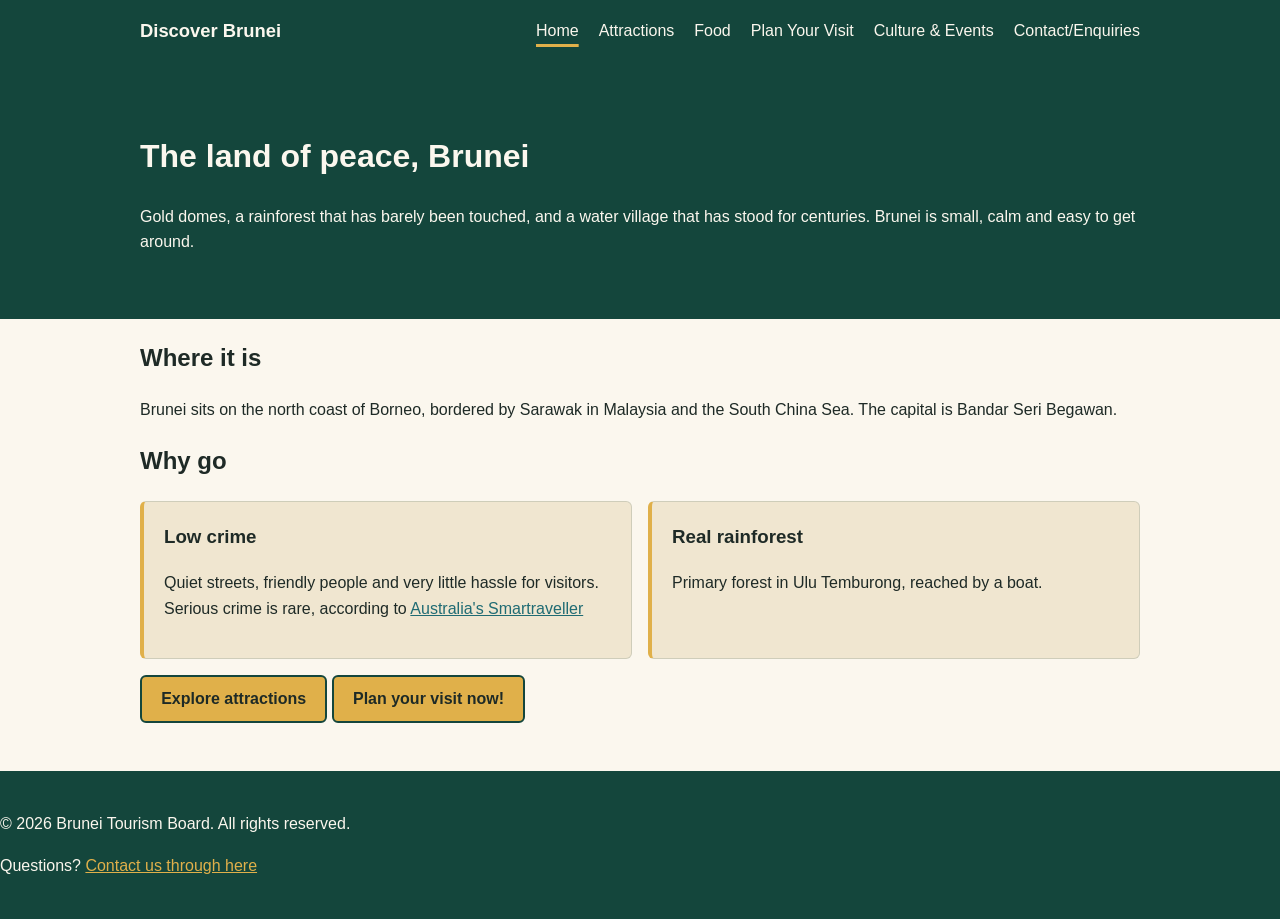
<file: index.html>
<!DOCTYPE html>
<html lang="en">

<head>
    <meta charset="UTF-8">
    <meta name="viewport" content="width=device-width, initial-scale=1.0">
    <title>Discovering the land of peace, Brunei.</title>
    <link rel="stylesheet" href="style.css">
    <script src="script.js" defer></script>
</head>

<body>
    <!--Skip link: lets keyboard and screen reader users jump past the nav -->
    <a href="#main">Skip to the main content</a>

    <!-- Header and navigation -->
    <header>
        <div class="wrap">
        <a href="index.html">Discover Brunei</a>
        <nav aria-label="Main">
            <ul>
                <li><a href="index.html" aria-current="page">Home</a></li>
                <li><a href="attractions.html">Attractions</a></li>
                <li><a href="food.html">Food</a></li>
                <li><a href="plan-your-visit.html">Plan Your Visit</a></li>
                <li><a href="culture-events.html">Culture & Events</a></li>
                <li><a href="contact.html">Contact/Enquiries</a></li>
            </ul>
        </nav>
    </div>
</header>

    <!-- Main content -->
    <main id="main">


        <div class="hero">
            <div class="wrap">
                <h1>The land of peace, Brunei</h1>
                <p>Gold domes, a rainforest that has barely been touched, and a water village that has stood for
                    centuries.
                    Brunei is small, calm and easy to get around.</p>

            </div>
        </div>

        <!-- These 3 cards summarising the main reasons to visit Brunei -->
        <section>
            <div class="wrap">
                <h2>Where it is</h2>
                <p>Brunei sits on the north coast of Borneo, bordered by Sarawak in Malaysia and the South China Sea.
                    The capital is Bandar Seri Begawan.</p>

                <h2>Why go</h2>

                <div class="grid">
                    <div class="card">
                        <h3>Low crime</h3>
                        <!-- External link: opens in a new tab; rel stoops the new tab controlling this page --> 
                        <p>Quiet streets, friendly people and very little hassle for visitors.
                            Serious crime is rare, according to <a href="https://smartraveller.gov.au/destinations/asia/brunei-darussalam" target="_blank" rel="noopener noreferrer">Australia's Smartraveller</a></p>
                    </div>
                    <div class="card">
                        <h3>Real rainforest</h3>
                        <p>Primary forest in Ulu Temburong, reached by a boat.</p>
                    </div>
                </div>

                    <p>
                        <a class="btn" href="attractions.html">Explore attractions</a>
                        <a class="btn" href="plan-your-visit.html">Plan your visit now!</a>
                    </p>
                </div>
        </section>
    </main>

    <footer>
        <p>&copy; 2026 Brunei Tourism Board. All rights reserved.</p>
        <p>Questions? <a href="contact.html">Contact us through here</a></p>
    </footer>
</body>

</html>
</file>
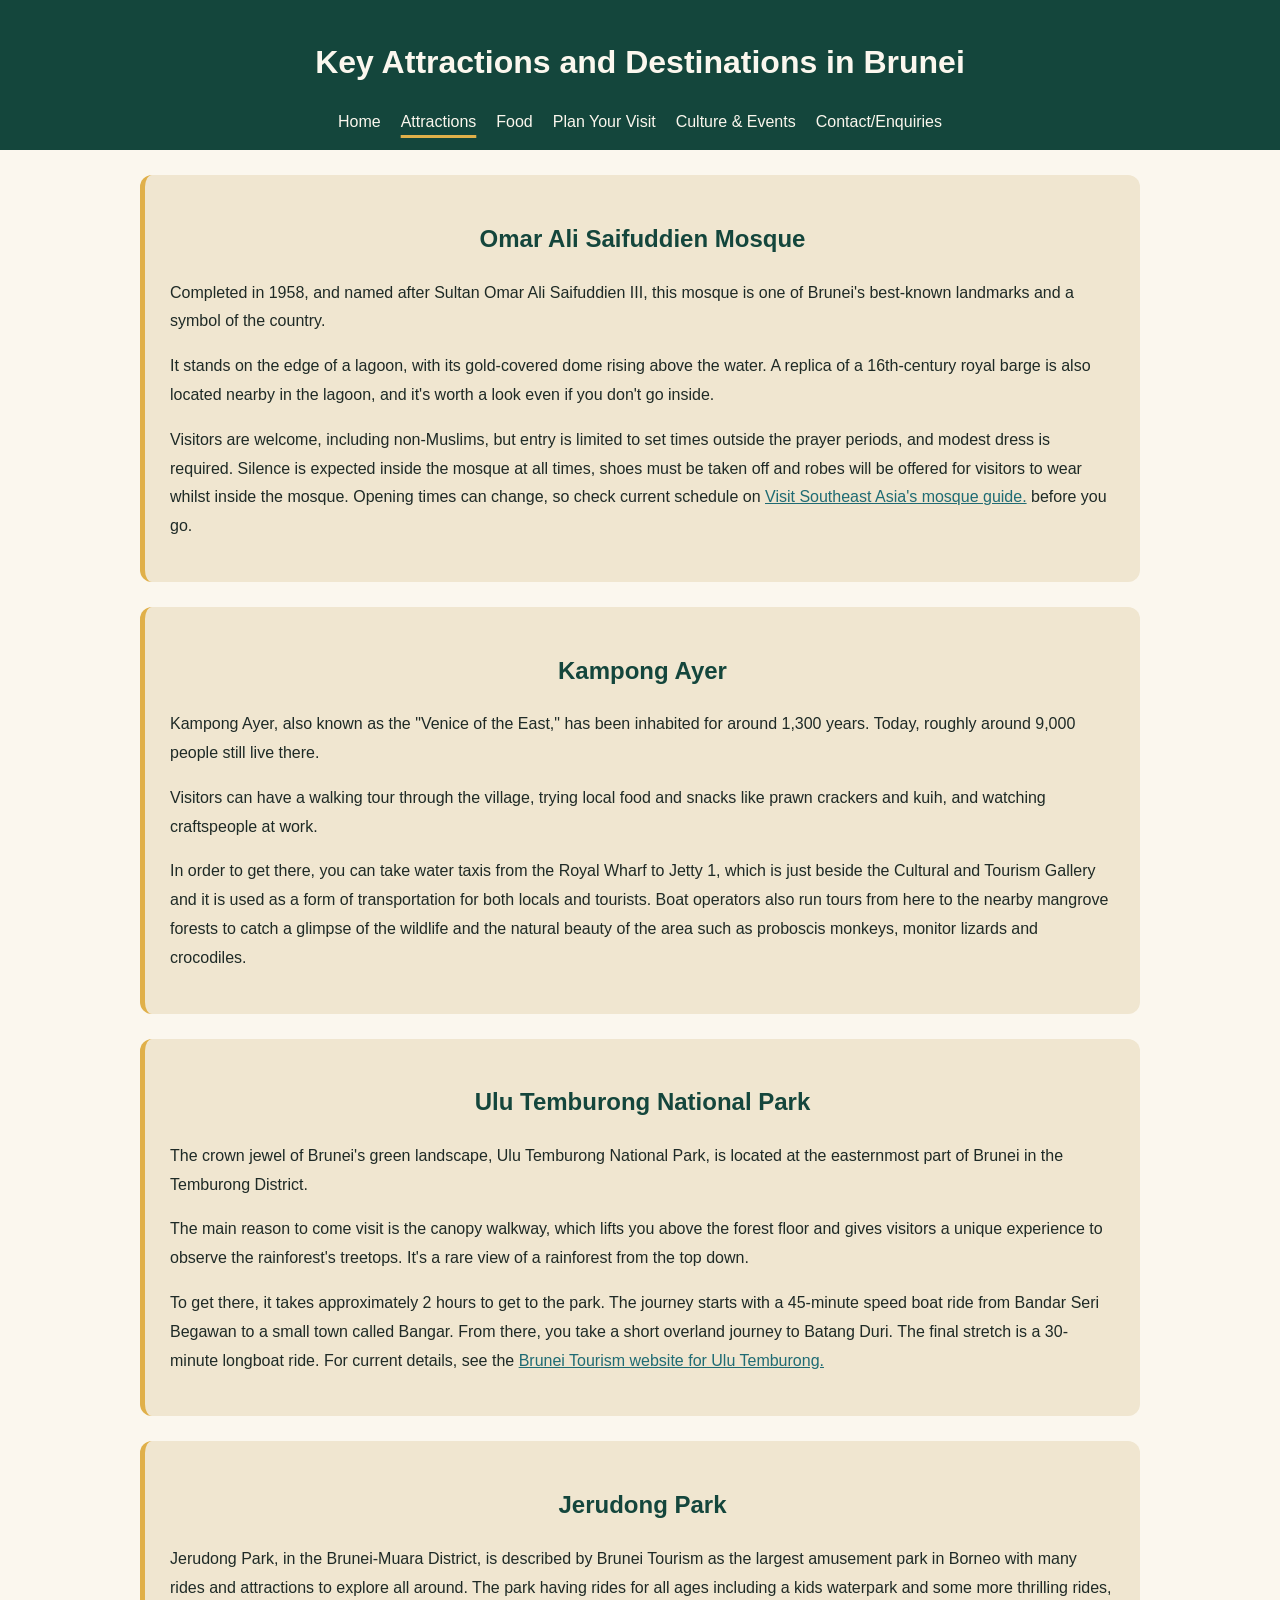
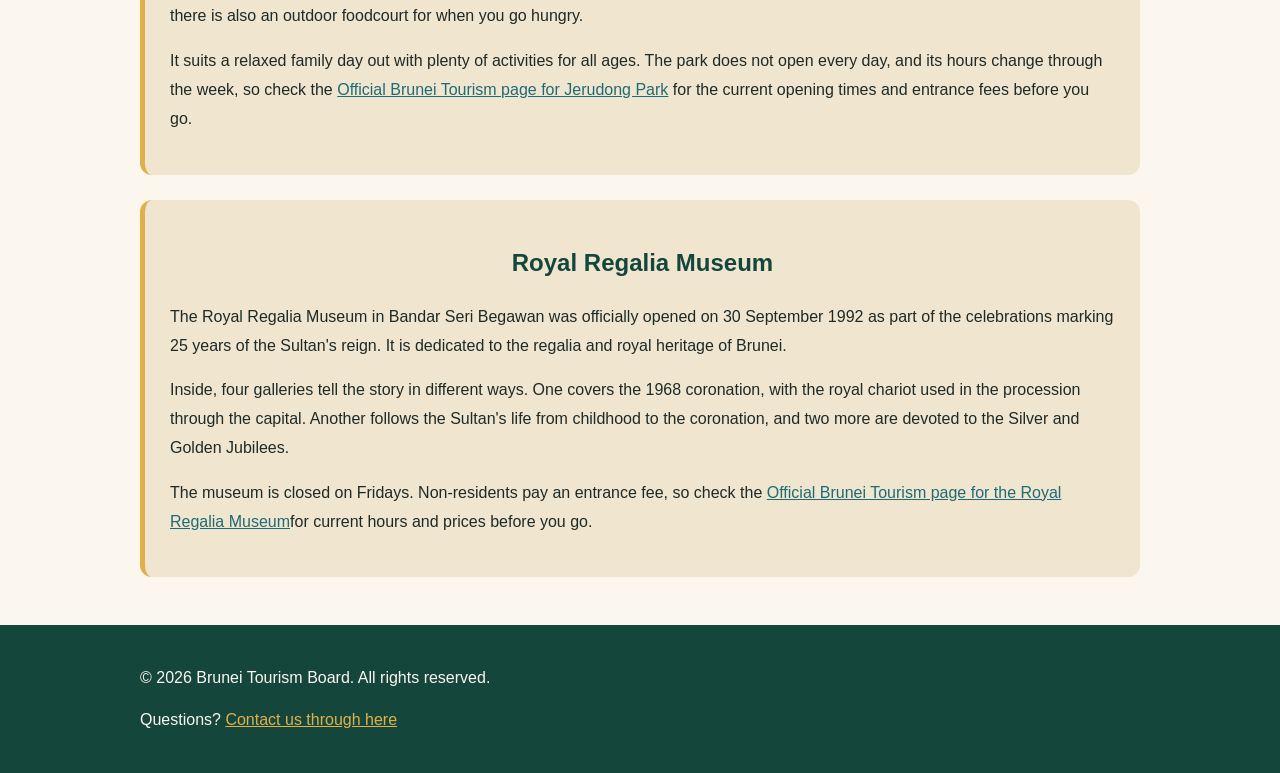
<file: attractions.html>
<!DOCTYPE html>
<html lang="en">

<head>
    <meta charset="UTF-8">
    <meta name="viewport" content="width=device-width, initial-scale=1.0">
    <title>Key Attractions and Destinations in Brunei</title>
    <link rel="stylesheet" href="style.css">
    <script src="script.js" defer></script>
</head>

<body>
    <!-- Header and navigation -->
    <header class="centered-header">
        <h1>Key Attractions and Destinations in Brunei</h1>
        <nav>
            <ul>
                <li><a href="index.html">Home</a></li>
                <li><a href="attractions.html" aria-current="page">Attractions</a></li>
                <li><a href="food.html">Food</a></li>
                <li><a href="plan-your-visit.html">Plan Your Visit</a></li>
                <li><a href="culture-events.html">Culture & Events</a></li>
                <li><a href="contact.html">Contact/Enquiries</a></li>
            </ul>
        </nav>
    </header>
    <!-- Main content -->
    <main id="main" class="attractions-page">
        <div class="wrap">
        <section>
            <h2>Omar Ali Saifuddien Mosque</h2>
            <p>Completed in 1958, and named after Sultan Omar Ali Saifuddien III, this mosque is one of Brunei's best-known landmarks and a symbol of the country.</p>
            <p>It stands on the edge of a lagoon, with its gold-covered dome rising above the water. A replica of a 16th-century royal barge is also located nearby in the lagoon, and it's worth a look even if you don't go inside.</p>
            <p>Visitors are welcome, including non-Muslims, but entry is limited to set times outside the prayer periods, and modest dress is required. Silence is expected inside the mosque at all times, shoes must be taken off and robes will be offered for visitors to wear whilst inside the mosque.
            Opening times can change, so check current schedule on <a href="https://www.visitsoutheastasia.travel/top-sights/sultan-omar-ali-saifuddien-mosque/" target="_blank" rel="noopener noreferrer">Visit Southeast Asia's mosque guide.</a> before you go.</p>
        
    </section>
        <section>
            <h2>Kampong Ayer</h2>
            <p>Kampong Ayer, also known as the "Venice of the East," has been inhabited for around 1,300 years. Today, roughly around 9,000 people still live there.</p>
            <p>Visitors can have a walking tour through the village, trying local food and snacks like prawn crackers and kuih, and watching craftspeople at work.</p>
            <p>In order to get there, you can take water taxis from the Royal Wharf to Jetty 1, which is just beside the Cultural and Tourism Gallery and it is used as a form of transportation for both locals and tourists.
            Boat operators also run tours from here to the nearby mangrove forests to catch a glimpse of the wildlife and the natural beauty of the area such as proboscis monkeys, monitor lizards and crocodiles.</p>
        
    </section>
        <section>
            <h2>Ulu Temburong National Park</h2>
            <p>The crown jewel of Brunei's green landscape, Ulu Temburong National Park, is located at the easternmost part of Brunei in the Temburong District.</p>
            <p>The main reason to come visit is the canopy walkway, which lifts you above the forest floor and gives visitors a unique experience to observe the rainforest's treetops. It's a rare view of a rainforest from the top down.</p>
            <p>To get there, it takes approximately 2 hours to get to the park. The journey starts with a 45-minute speed boat ride from Bandar Seri Begawan to a small town called Bangar. From there, you take a short overland journey to Batang Duri. The final stretch is a 30-minute longboat ride.
            For current details, see the <a href="https://www.bruneitourism.com/attractions/ulu-temburong-national-park/" target="_blank" rel="noopener noreferrer">Brunei Tourism website for Ulu Temburong.</a></p>    
        
    </section>
        <section>
            <h2>Jerudong Park</h2>
            <p>Jerudong Park, in the Brunei-Muara District, is described by Brunei Tourism as the largest amusement park in Borneo with many rides and attractions to explore all around. The park having rides for all ages including a kids waterpark and some more thrilling rides, there is also an outdoor foodcourt for when you go hungry.</p>
            <p>It suits a relaxed family day out with plenty of activities for all ages. The park does not open every day, and its hours change through the week, so check the <a href="https://www.bruneitourism.com/places/jerudong-park-playground/" target="_blank" rel="noopener noreferrer">Official Brunei Tourism page for Jerudong Park</a> for the current opening times and entrance fees before you go.</p>
        
    </section>
        <section>
            <h2>Royal Regalia Museum</h2>
            <p>The Royal Regalia Museum in Bandar Seri Begawan was officially opened on 30 September 1992 as part of the celebrations marking 25 years of the Sultan's reign. It is dedicated to the regalia and royal heritage of Brunei.</p>
            <p>Inside, four galleries tell the story in different ways. One covers the 1968 coronation, with the royal chariot used in the procession through the capital. Another follows the Sultan's life from childhood to the coronation, and two more are devoted to the Silver and Golden Jubilees.</p>
            <p>The museum is closed on Fridays. Non-residents pay an entrance fee, so check the <a href="https://www.bruneitourism.com/attractions/royal-regalia-museum/" target="_blank" rel="noopener noreferrer">Official Brunei Tourism page for the Royal Regalia Museum</a>for current hours and prices before you go.</p>
        
    </section>
</div>
</main>



    <footer>
        <div class="wrap">
        <p>&copy; 2026 Brunei Tourism Board. All rights reserved.</p>
        <p>Questions? <a href="contact.html">Contact us through here</a></p>
        </div>
    </footer>
</body>

</html>
</file>
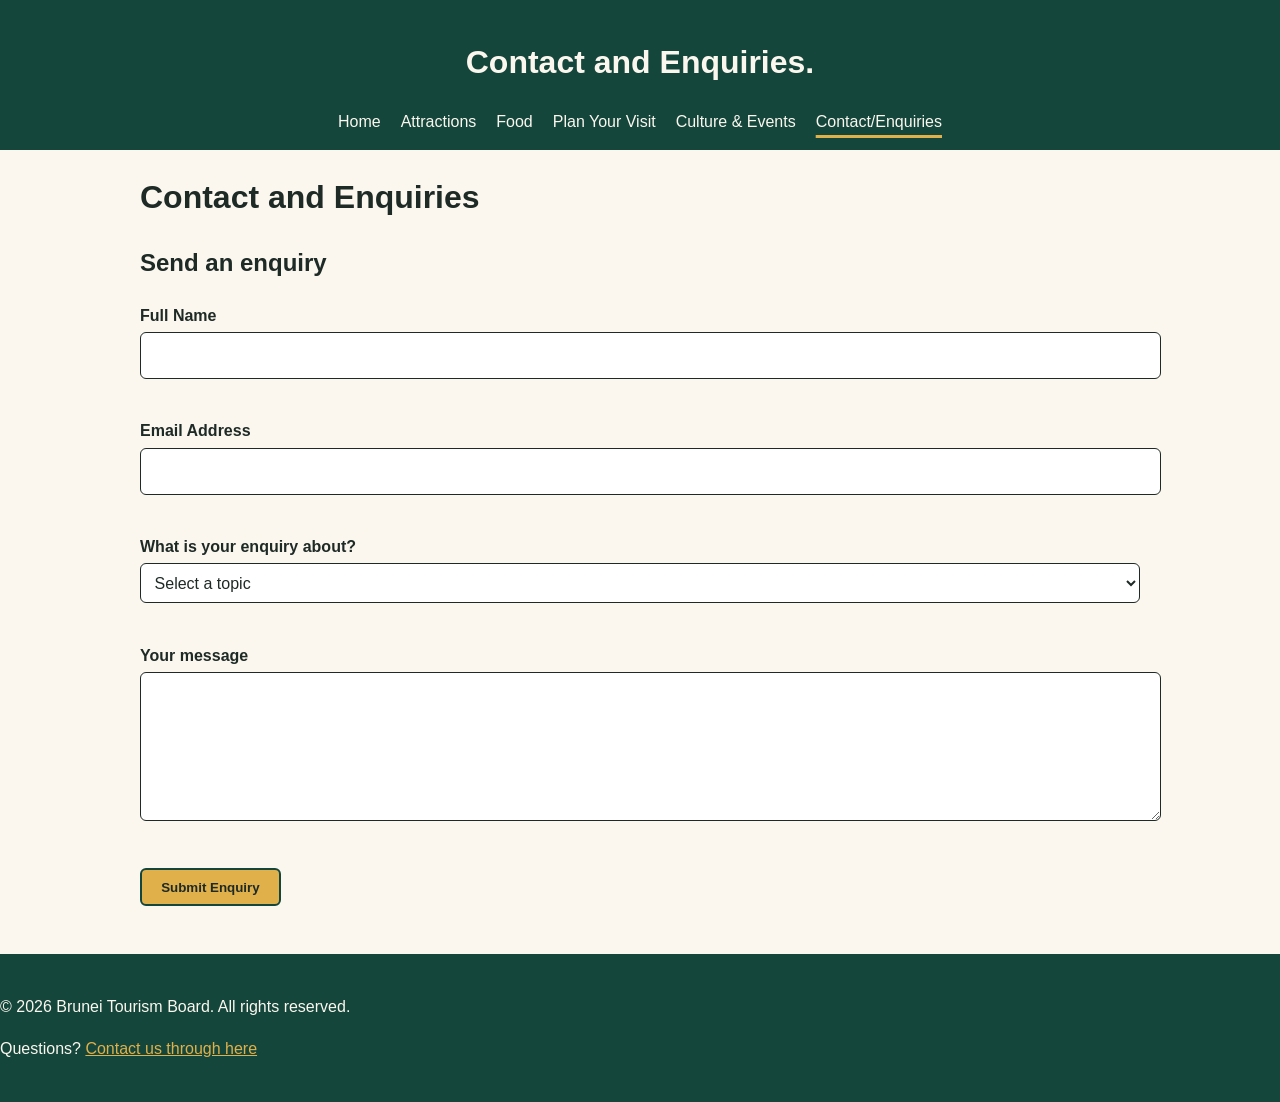
<file: contact.html>
<!DOCTYPE html>
<html lang="en">

<head>
    <meta charset="UTF-8">
    <meta name="viewport" content="width=device-width, initial-scale=1.0">
    <title>Contact | Discover Brunei</title>
    <link rel="stylesheet" href="style.css">
    <script src="script.js" defer></script>
</head>

<body>
    <!-- Header and navigation -->
    <header class="centered-header">
        <h1>Contact and Enquiries.</h1>
        <nav>
            <ul>
                <li><a href="index.html">Home</a></li>
                <li><a href="attractions.html">Attractions</a></li>
                <li><a href="food.html">Food</a></li>
                <li><a href="plan-your-visit.html">Plan Your Visit</a></li>
                <li><a href="culture-events.html">Culture & Events</a></li>
                <li><a href="contact.html" aria-current="page">Contact/Enquiries</a></li>
            </ul>
        </nav>
    </header>
    <!-- Main content -->
    <main id="main">
        <div class="wrap">
            <h1>Contact and Enquiries</h1>

            <section>
                <h2>Send an enquiry</h2>
                <form id="enquiry-form" novalidate>

                    <div class="field">
                        <label for="name">Full Name</label>
                        <input type="text" id="name" name="name" autocomplete="name" aria-describedby="name-error">
                        <p class="error" id="name-error"></p>
                    </div>

                    <div class="field">
                        <label for="email">Email Address</label>
                        <input type="email" id="email" name="email" autocomplete="email" aria-describedby="email-error">
                        <p class="error" id="email-error"></p>
                    </div>

                    <div class="field">
                        <label for="topic">What is your enquiry about?</label>
                        <select id="topic" name="topic" aria-describedby="topic-error">
                            <option value="">Select a topic</option>
                            <option value="attractions">Attractions</option>
                            <option value="food">Food</option>
                            <option value="plan-your-visit">Travel and visas</option>
                            <option value="culture-events">Other</option>
                        </select>
                        <p class="error" id="topic-error"></p>
                    </div>

                    <div class="field">
                        <label for="message">Your message</label>
                        <textarea id="message" name="message" rows="5" aria-describedby="message-error"></textarea>
                        <p class="error" id="message-error"></p>
                    </div>

                    <button type="submit" class="btn">Submit Enquiry</button>
                    <p id="form-status" role="status"></p>
                </form>
            </section>
        </div>
    </main>
<footer>
        <p>&copy; 2026 Brunei Tourism Board. All rights reserved.</p>
        <p>Questions? <a href="contact.html">Contact us through here</a></p>
</footer>
</body>

</html>
</file>
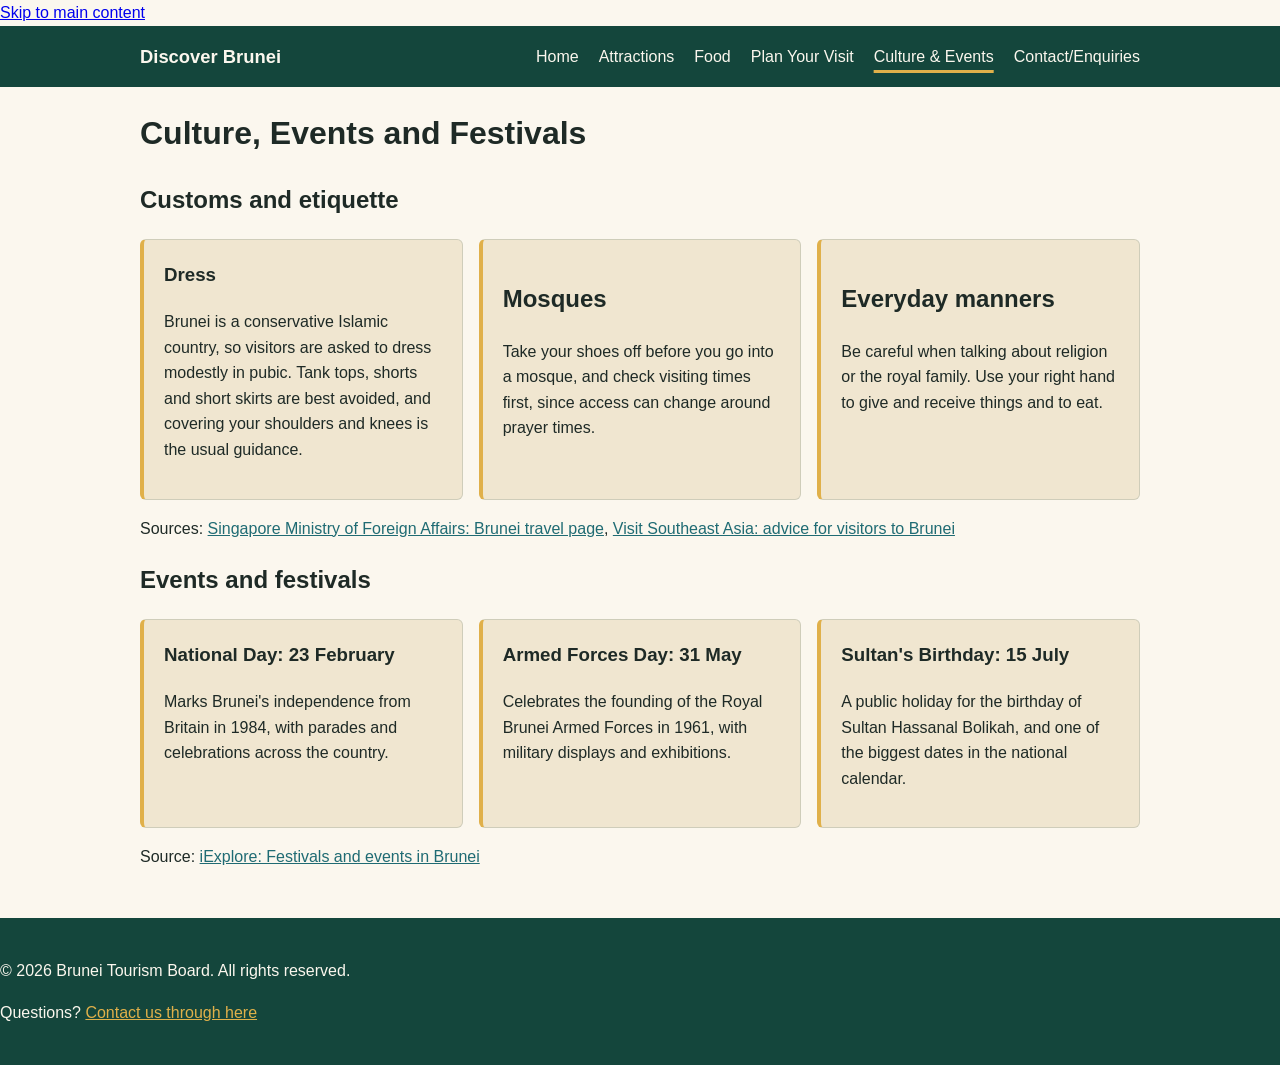
<file: culture-events.html>
<!DOCTYPE html>
<html lang="en">

<head>
    <meta charset="UTF-8">
    <meta name="viewport" content="width=device-width, initial-scale=1.0">
    <title>Discovering Food in Brunei.</title>
    <link rel="stylesheet" href="style.css">
    <script src="script.js" defer></script>
</head>

<body>

    <a href="main"> Skip to main content</a>

    <!-- Header and navigation -->
    <header>
        <div class="wrap">
            <a href="index.html">Discover Brunei</a>
        <nav aria-label="Main">
            <ul>
                <li><a href="index.html">Home</a></li>
                <li><a href="attractions.html">Attractions</a></li>
                <li><a href="food.html">Food</a></li>
                <li><a href="plan-your-visit.html">Plan Your Visit</a></li>
                <li><a href="culture-events.html" aria-current="page">Culture & Events</a></li>
                <li><a href="contact.html">Contact/Enquiries</a></li>
            </ul>
        </nav>
    </div>
</header>

    <!-- Main content -->
    <main id="main">
        <div class="wrap">
            <h1>Culture, Events and Festivals</h1>
            
    
        <section>
            <h2>Customs and etiquette</h2>
            <div class="grid">
                <div class="card">
                    <h3>Dress</h3>
            <p>Brunei is a conservative Islamic country, so visitors are asked to dress modestly in
                pubic. Tank tops, shorts and short skirts are best avoided, and covering your shoulders and
                knees is the usual guidance.</p>
            </div>

        <div class="card">
            <h2>Mosques</h2>
            <p>Take your shoes off before you go into a mosque, and check visiting times first, since
                access can change around prayer times.</p>
            </div>

        <div class="card">
            <h2>Everyday manners</h2>
            <p>Be careful when talking about religion or the royal family. Use your right hand to give and receive things and to eat.</p>
        </div>
    </div>


    <p>Sources:
       <a href="https://mfa.gov.sg/countries-regions/b/brunei-darussalam/travel-page" target="_blank"
                    rel="noopener noreferrer">Singapore Ministry of Foreign Affairs: Brunei travel page</a>,
                <a href="https://www.visitsoutheastasia.travel/?p=3666" target="_blank"
                    rel="noopener noreferrer">Visit Southeast Asia: advice for visitors to Brunei</a> 
    </p>
</section>


<section>
    <h2>Events and festivals</h2>
    <div class="grid">
        <div class="card">
            <h3>National Day: 23 February</h3>
            <p>Marks Brunei's independence from Britain in 1984, with parades and celebrations
                across the country.</p>
        </div>
        <div class="card">
            <h3>Armed Forces Day: 31 May</h3>
            <p> Celebrates the founding of the Royal Brunei Armed Forces in 1961, with military
               displays and exhibitions.</p>
        </div> 
           <div class="card">
            <h3>Sultan's Birthday: 15 July</h3>
            <p>A public holiday for the birthday of Sultan Hassanal Bolikah, and one of the biggest
                dates in the national calendar.</p>
        </div>
    </div>

    <p>Source: <a
                href="https://www.iexplore.com/articles/travel-guides/south-and-southeast-asia/brunei-darussalam/festivals-and-events"
                target="_blank" rel="noopener noreferrer">iExplore: Festivals and events in Brunei</a></p>
        </section>
    </div>


    </main>
    <footer>
        <p>&copy; 2026 Brunei Tourism Board. All rights reserved.</p>
        <p>Questions? <a href="contact.html">Contact us through here</a></p>
    </footer>
</body>

</html>
</file>
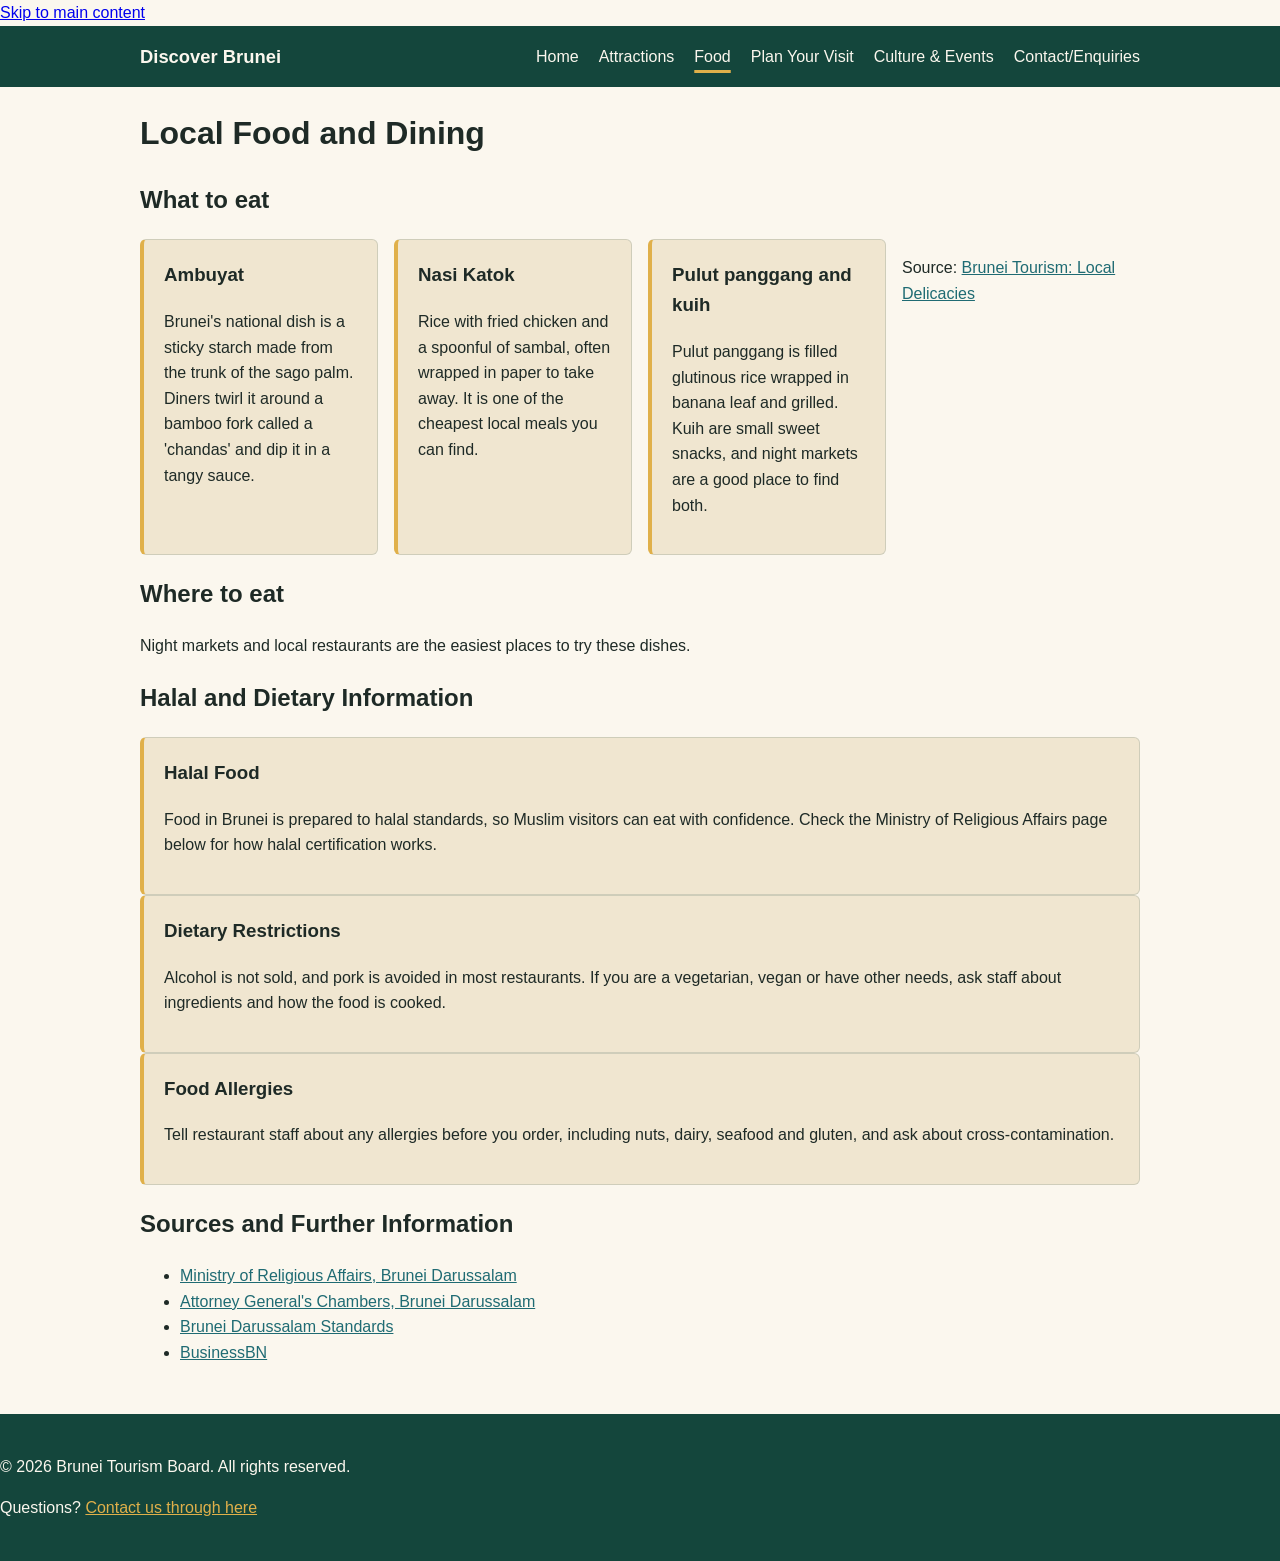
<file: food.html>
<!DOCTYPE html>
<html lang="en">

<head>
    <meta charset="UTF-8">
    <meta name="viewport" content="width=device-width, initial-scale=1.0">
    <title>Discovering Food in Brunei.</title>
    <link rel="stylesheet" href="style.css">
    <script src="script.js" defer></script>
</head>

<body>

    <a href="main"> Skip to main content</a>

    <!-- Header and navigation -->
    <header>
        <div class="wrap">
            <a href="index.html">Discover Brunei</a>
        <nav aria-label="Main">
            <ul>
                <li><a href="index.html">Home</a></li>
                <li><a href="attractions.html">Attractions</a></li>
                <li><a href="food.html" aria-current="page">Food</a></li>
                <li><a href="plan-your-visit.html">Plan Your Visit</a></li>
                <li><a href="culture-events.html">Culture &amp; Events</a></li>
                <li><a href="contact.html">Contact/Enquiries</a></li>
            </ul>
        </nav>
    </div>
</header>

    <!-- Main content -->
    <main id="main">
        <div class="wrap">
            <h1>Local Food and Dining</h1>


            <section>
                <h2>What to eat</h2>
                <div class="grid">
                    <div class="card">
                        <h3>Ambuyat</h3>
                <p>Brunei's national dish is a sticky starch made from the trunk of the sago palm. 
                    Diners twirl it around a bamboo fork called a 'chandas' and dip it in a tangy sauce.</p>
                </div>
                    <div class="card">
                        <h3>Nasi Katok</h3>
                        <p>Rice with fried chicken and a spoonful of sambal, often wrapped in paper to take away.
                            It is one of the cheapest local meals you can find.</p>
                    </div>
                    <div class="card">
                        <h3>Pulut panggang and kuih</h3>
                        <p>Pulut panggang is filled glutinous rice wrapped in banana leaf and grilled. Kuih are
                            small sweet snacks, and night markets are a good place to find both.</p>
                    </div>

                <p>Source: <a href="https://www.bruneitourism.com/local-delicacies/" target="_blank" rel="noopener noreferrer">Brunei Tourism: Local Delicacies</a></p>
                
                </div>
            </section>

                <section>
                    <h2>Where to eat</h2>
                    <p>Night markets and local restaurants are the easiest places to try these dishes.</p>
                </section>

                <section>
                    <h2>Halal and Dietary Information</h2>
                    <div class="card">
                        <h3>Halal Food</h3>
                        <p>Food in Brunei is prepared to halal standards, so Muslim visitors can eat with confidence.
                            Check the Ministry of Religious Affairs page below for how halal certification works.</p>
                        
                        </div>
                        <div class="card">
                            <h3>Dietary Restrictions</h3>
                            <p>Alcohol is not sold, and pork is avoided in most restaurants. If you are a vegetarian,
                                vegan or have other needs, ask staff about ingredients and how the food is cooked.</p>
                        
                        </div>
                        <div class="card">
                            <h3>Food Allergies</h3>
                            <p>Tell restaurant staff about any allergies before you order, including nuts, dairy,
                                seafood and gluten, and ask about cross-contamination.</p>
                        </div>

                <section class="references">
                        <h2>Sources and Further Information</h2>

                        <ul>
                            <li>
                                <a href="https://www.mora.gov.bn/"
                                    target="_blank" rel="noopener noreferrer">
                                    Ministry of Religious Affairs, Brunei
                                    Darussalam </a>
                            </li>

                            <li>
                                <a href="https://www.agc.gov.bn/"
                                    target="_blank" rel="noopener noreferrer">
                                    Attorney General's Chambers, Brunei Darussalam </a>
                            </li>

                            <li>
                                <a href="https://www.psabd.gov.bn/"
                                    target="_blank" rel="noopener noreferrer">
                                    Brunei Darussalam Standards </a>
                            </li>

                            <li>
                                <a href="https://www.business.gov.bn/"
                                    target="_blank" rel="noopener noreferrer">
                                   BusinessBN</a>
                            </li>
                        </ul>
                    </div>
        </section>
                    

    </main>
    <footer>
        <p>&copy; 2026 Brunei Tourism Board. All rights reserved.</p>
        <p>Questions? <a href="contact.html">Contact us through here</a></p>
    </footer>
</body>

</html>
</file>
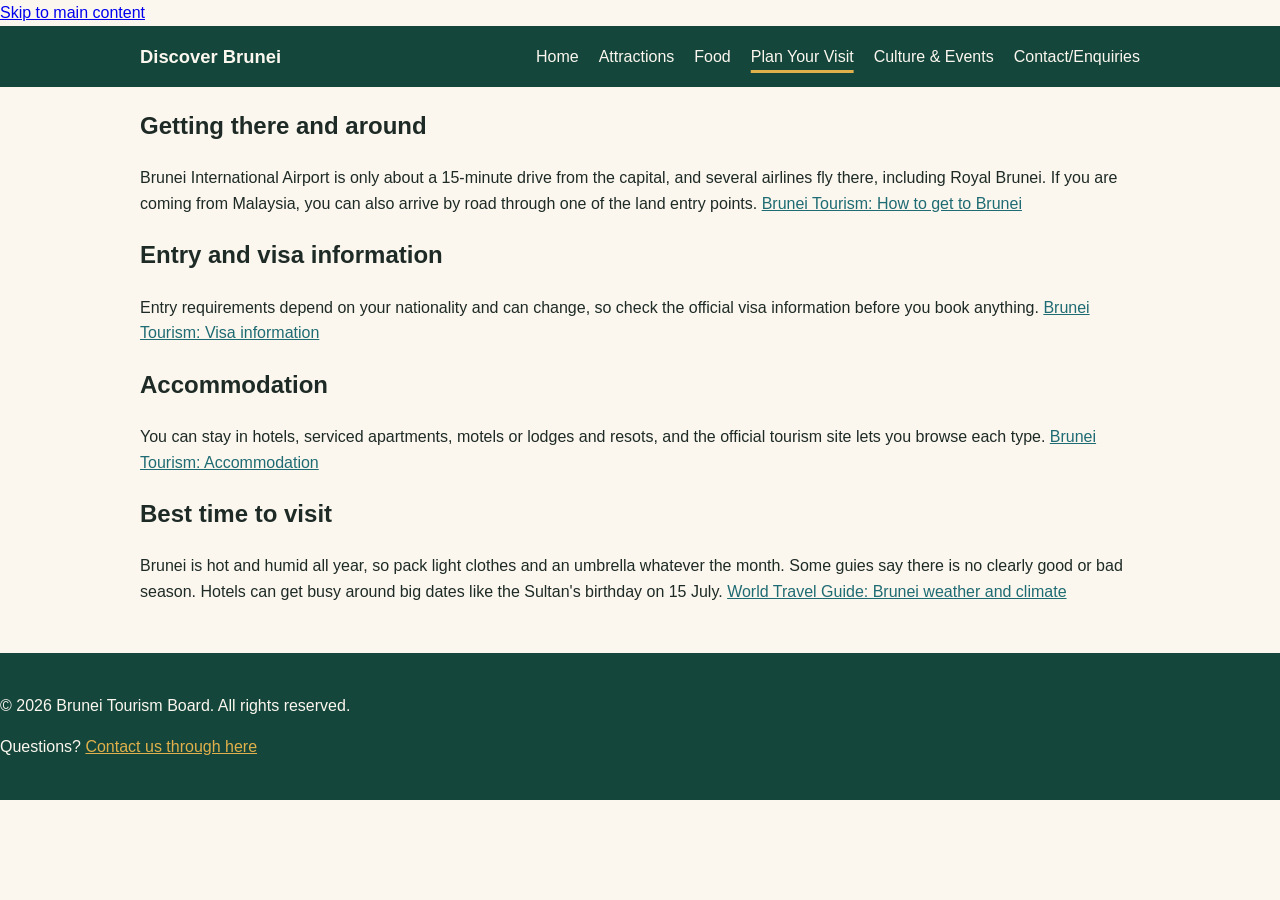
<file: plan-your-visit.html>
<!DOCTYPE html>
<html lang="en">

<head>
    <meta charset="UTF-8">
    <meta name="viewport" content="width=device-width, initial-scale=1.0">
    <title>Discovering Food in Brunei.</title>
    <link rel="stylesheet" href="style.css">
    <script src="script.js" defer></script>
</head>

<body>

    <a href="main"> Skip to main content</a>

    <!-- Header and navigation -->
    <header>
        <div class="wrap">
            <a href="index.html">Discover Brunei</a>
        <nav aria-label="Main">
            <ul>
                <li><a href="index.html">Home</a></li>
                <li><a href="attractions.html">Attractions</a></li>
                <li><a href="food.html">Food</a></li>
                <li><a href="plan-your-visit.html" aria-current="page">Plan Your Visit</a></li>
                <li><a href="culture-events.html">Culture & Events</a></li>
                <li><a href="contact.html">Contact/Enquiries</a></li>
            </ul>
        </nav>
    </div>
</header>

    <!-- Main content -->
    <main id="main">
        <div class="wrap">
            <h2>Getting there and around</h2>
            <p>Brunei International Airport is only about a 15-minute drive from the capital, and several
                airlines fly there, including Royal Brunei. If you are coming from Malaysia, you can also arrive by
                road through one of the land entry points. <a href="https://www.bruneitourism.com/how-to-get-to-brunei/"
                    target="_blank" rel="noopener noreferrer">Brunei Tourism: How to get to Brunei</a></p>
        </section>
    
        <section>
            <h2>Entry and visa information</h2>
            <p>Entry requirements depend on your nationality and can change, so check the official visa
                information before you book anything. <a href="https://www.bruneitourism.com/visa-information/"
                    target="_blank" rel="noopener noreferrer">Brunei Tourism: Visa information</a></p>
        </section>

        <section>
            <h2>Accommodation</h2>
            <p>You can stay in hotels, serviced apartments, motels or lodges and resots, and the official
                tourism site lets you browse each type. <a href="https://www.bruneitourism.com/accommodations/"
                    target="_blank" rel="noopener noreferrer">Brunei Tourism: Accommodation</a></p>
            </p>
        </section>

        <section>
            <h2>Best time to visit</h2>
            <p>Brunei is hot and humid all year, so pack light clothes and an umbrella whatever the month.
                Some guies say there is no clearly good or bad season. Hotels can get busy around big dates like
                the Sultan's birthday on 15 July.  <a
                    href="https://www.worldtravelguide.net/guides/asia/brunei/weather-climate-geography"
                    target="_blank" rel="noopener noreferrer">World Travel Guide: Brunei weather and climate</a></p>
            </p>
        </section>

    </main>
    <footer>
        <p>&copy; 2026 Brunei Tourism Board. All rights reserved.</p>
        <p>Questions? <a href="contact.html">Contact us through here</a></p>
    </footer>
</body>

</html>
</file>
<file: style.css>
:root {
    --green: #14463C;
    --gold: #E0B04A;
    --ivory: #FBF7EE;
    --sand: #F0E6D0;
    --ink: #1E2A26;
    --teal: #1F6B73;
    --card-bg: var(--sand);
    --error: #A8432A;
}

body {
    margin: 0;
    background-color: var(--ivory);
    color: var(--ink);
    font-family: Arial, sans-serif;
    line-height: 1.6;
}

header h1 {
    text-align: center;
    margin-bottom: 20px;
}

header {
    background-color: var(--green);
    color: var(--ivory);
    padding: 1rem;
}

header a {
    color: var(--ivory);
    text-decoration: none;
}

header a:hover {
    color: var(--gold);
}

header .wrap {
    display: flex;
    justify-content: space-between;
    align-items: center;
    flex-wrap: wrap;
    gap: 1rem;
}

header .wrap > a {
    font-weight: bold;
    font-size: 1.15rem;
}

nav ul {
    list-style: none;
    display: flex;
    flex-wrap: wrap;
    gap: 0.5rem 1.25rem;
    margin: 0;
    padding: 0;
}

nav a {
    white-space:nowrap;
}

a[aria-current="page"] {
    text-decoration: underline;
    text-decoration-color: var(--gold);
    text-decoration-thickness: 3px;
    text-underline-offset: 8px;
}

.wrap {
    max-width: 1000px;
    margin: 0 auto;
    padding: 0 1rem;
}

.hero {
    background-color: var(--green);
    color: var(--ivory);
    padding: 3rem 0;
}

main a {
    color: var(--teal);
}

.grid {
    display: grid;
    grid-template-columns: repeat(auto-fit, minmax(220px, 1fr));
    gap: 1rem;
}

.card {
    background-color: var(--card-bg);
    padding: 1.25rem;
    border-radius: 6px;
    border: 1px solid rgba(20, 70, 60, 0.15);
    border-left: 4px solid var(--gold);
}

.card h3 {
    margin-top: 0;
}

.card p {
    max-width: none;
}


.btn {
    display: inline-block;
    background-color: var(--gold);
    color: var(--ink);
    border: 2px solid var(--green);
    padding: 0.6rem 1.2rem;
    border-radius: 6px;
    text-decoration: none;
    font-weight: bold;
}

.btn:hover {
    background-color: var(--green);
    color: var(--ivory);
}

a:focus-visible {
    outline-width: 3px;
    outline-style: solid;
    outline-color: var(--gold);
    outline-offset:2px;
}

main a:focus-visible {
    outline-color: var(--green);
}

footer {
    background-color: var(--green);
    color: var(--ivory);
    padding: 1.5rem 0;
    margin-top: 3rem;
}

footer a {
    color: var(--gold);
}

.field { margin-bottom: 1rem; }

label {
    display: block;
    font-weight: bold;
    margin-bottom: 0.25rem;
}

input, select, textarea {
    width: 100%;
    padding: 0.6rem;
    font: inherit;
    color: var(--ink);
    background-color: #FFFFFF;
    border: 1px solid var(--ink);
    border-radius: 6px;
}

.error {
    color: var(--error);
    margin: 0.25rem 0 0;
    min-height: 1.2rem;
}

.invalid {
    border: 2px solid var(--error);
}

/* Skip link: moved off-screen until it receives keyboard focus */

a[href="#main"] {
    position: absolute;
    left: -9999px;
}

a[href="#main"]:focus {
    left: 0.5rem;
    top: 0.5rem;
    z-index: 10;
    background-color: var(--gold);
    color: var(--ink);
    padding: 0.5rem 1rem;
    border-radius: 6px;
}

.attractions-page h2 {
    text-align: center;
    color: var(--green);
    margin-bottom: 20px;
}

.attractions-page section {
    background-color: var(--sand);
    padding: 25px;
    margin: 25px 0;
    border-radius: 12px;
    border-left: 5px solid var(--gold);
}

.attractions-page section p {
    line-height: 1.8;
}

.centered-header {
    display: flex;
    flex-direction: column;
    align-items: center;
    text-align: center;
}

.centered-header {
    text-align: center;
    margin: 0 0 20px;
}

.centered-header nav {
    width: 100%;
}

.centered-header nav ul {
    display: flex;
    justify-content: center;
    align-items: center;
    flex-wrap: wrap;
    gap: 0.5rem 1.25rem;
    padding: 0;
    margin: 0;
}

.centered-header .wrap {
    display: flex;
    flex-direction: column;
    align-items: center;
    justify-content: center;
    width: 100%;
    box-sizing: border-box;
}
</file>
